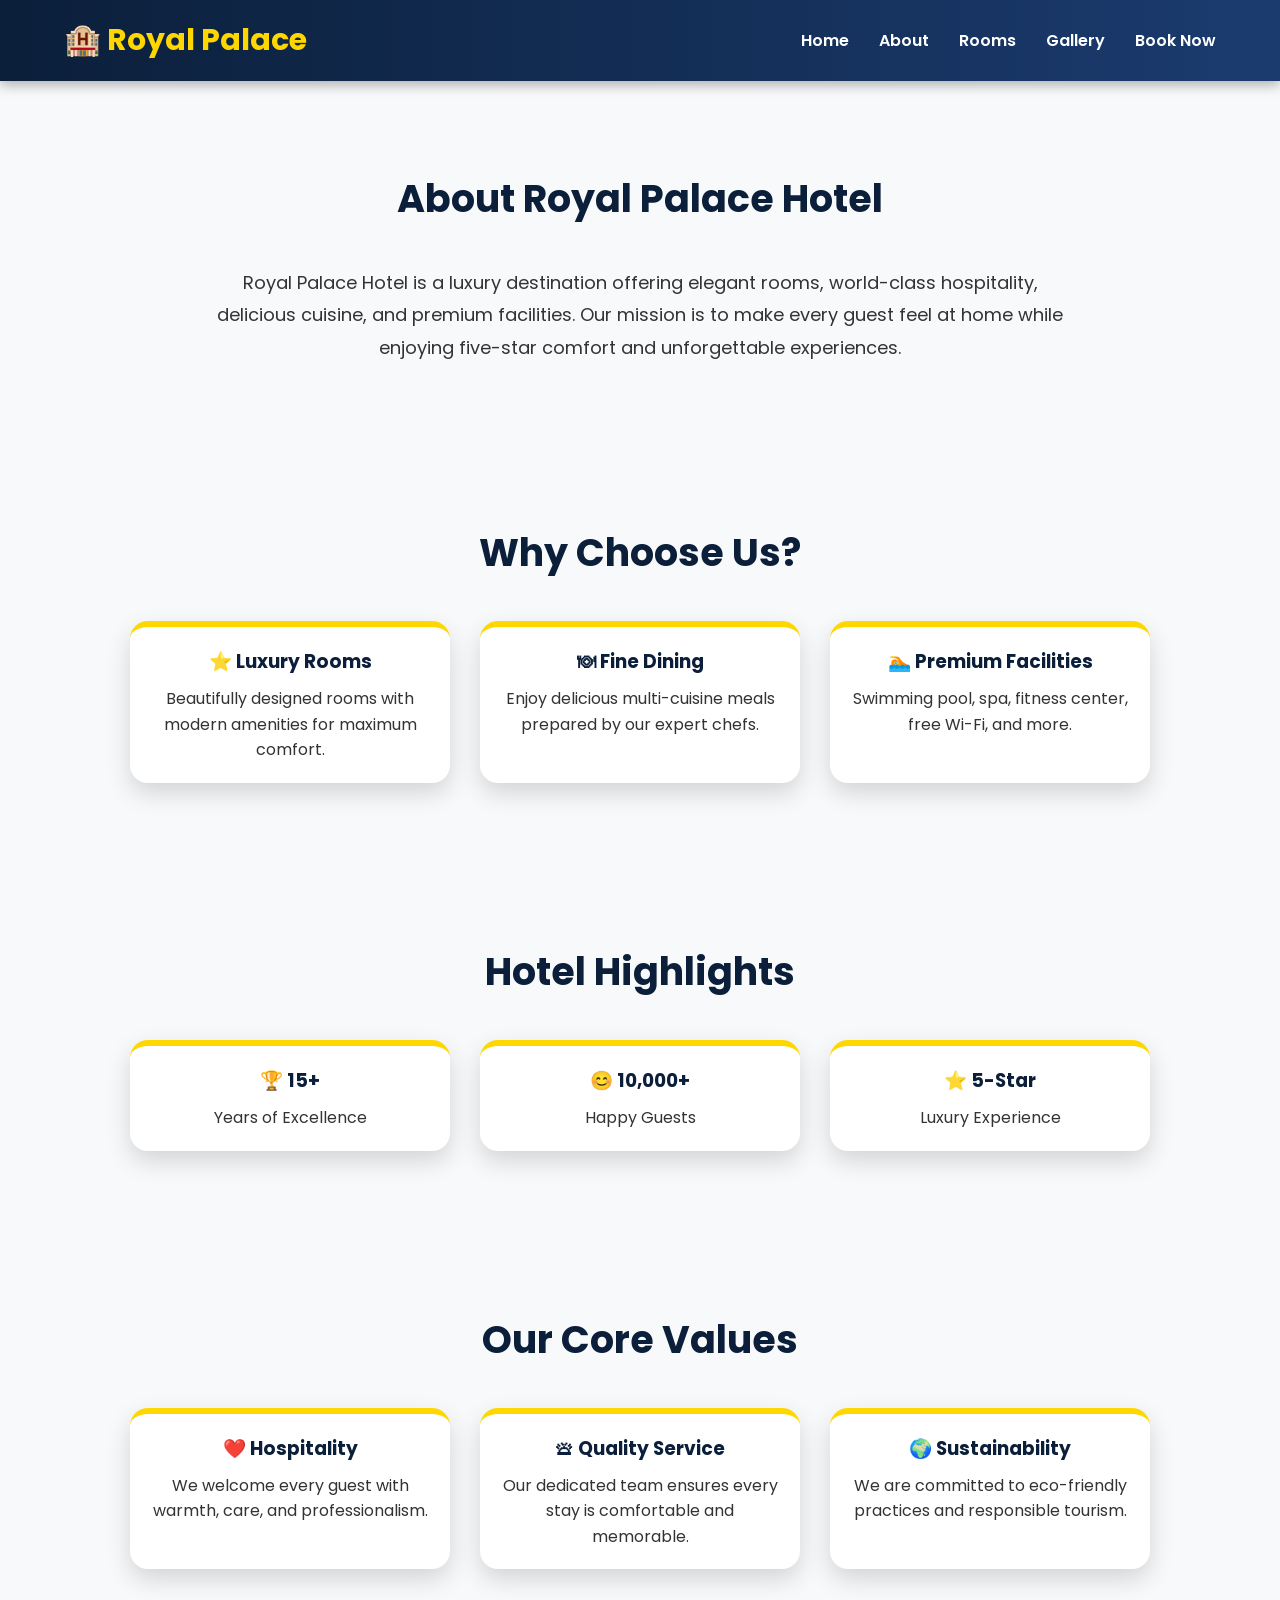
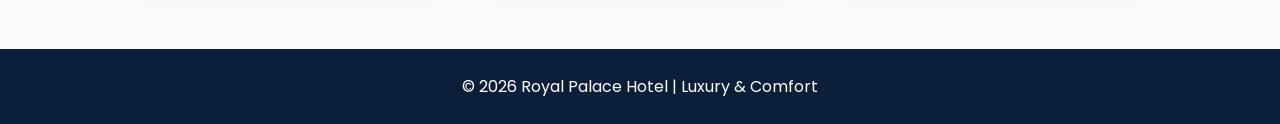
<file: about.html>
<!DOCTYPE html>
<html lang="en">

<head>

<meta charset="UTF-8">
<meta name="viewport" content="width=device-width, initial-scale=1.0">

<title>About | Royal Palace Hotel</title>

<meta name="description" content="Learn more about Royal Palace Hotel.">
<meta name="keywords" content="Luxury Hotel, About Hotel">

<link rel="stylesheet" href="style.css">

</head>

<body>

<header>

<nav>

<div class="logo">🏨 Royal Palace</div>

<ul>
<li><a href="index.html">Home</a></li>
<li><a href="about.html">About</a></li>
<li><a href="rooms.html">Rooms</a></li>
<li><a href="gallery.html">Gallery</a></li>
<li><a href="contact.html">Book Now</a></li>
</ul>

</nav>

</header>

<section style="margin-top:90px;">

<h2>About Royal Palace Hotel</h2>

<p style="text-align:center;max-width:850px;margin:auto;font-size:18px;line-height:1.8;">
Royal Palace Hotel is a luxury destination offering elegant rooms,
world-class hospitality, delicious cuisine, and premium facilities.
Our mission is to make every guest feel at home while enjoying
five-star comfort and unforgettable experiences.
</p>

</section>

<section>

<h2>Why Choose Us?</h2>

<div class="cards">

<div class="card">

<h3>⭐ Luxury Rooms</h3>

<p>
Beautifully designed rooms with modern amenities for maximum comfort.
</p>

</div>

<div class="card">

<h3>🍽 Fine Dining</h3>

<p>
Enjoy delicious multi-cuisine meals prepared by our expert chefs.
</p>

</div>

<div class="card">

<h3>🏊 Premium Facilities</h3>

<p>
Swimming pool, spa, fitness center, free Wi-Fi, and more.
</p>

</div>

</div>

</section>

<section>

<h2>Hotel Highlights</h2>

<div class="cards">

<div class="card">
<h3>🏆 15+</h3>
<p>Years of Excellence</p>
</div>

<div class="card">
<h3>😊 10,000+</h3>
<p>Happy Guests</p>
</div>

<div class="card">
<h3>⭐ 5-Star</h3>
<p>Luxury Experience</p>
</div>

</div>

</section>

<section>

<h2>Our Core Values</h2>

<div class="cards">

<div class="card">

<h3>❤️ Hospitality</h3>

<p>
We welcome every guest with warmth, care, and professionalism.
</p>

</div>

<div class="card">

<h3>🛎 Quality Service</h3>

<p>
Our dedicated team ensures every stay is comfortable and memorable.
</p>

</div>

<div class="card">

<h3>🌍 Sustainability</h3>

<p>
We are committed to eco-friendly practices and responsible tourism.
</p>

</div>

</div>

</section>

<footer>

<p>

© 2026 Royal Palace Hotel | Luxury & Comfort

</p>

</footer>
<!--Start of Tawk.to Script-->
<script type="text/javascript">
var Tawk_API=Tawk_API||{}, Tawk_LoadStart=new Date();
(function(){
var s1=document.createElement("script"),s0=document.getElementsByTagName("script")[0];
s1.async=true;
s1.src='https://embed.tawk.to/6a46819ab271bd1d477ea148/1jshmkha0';
s1.charset='UTF-8';
s1.setAttribute('crossorigin','*');
s0.parentNode.insertBefore(s1,s0);
})();
</script>
<!--End of Tawk.to Script-->
</body>

</html>
</file>
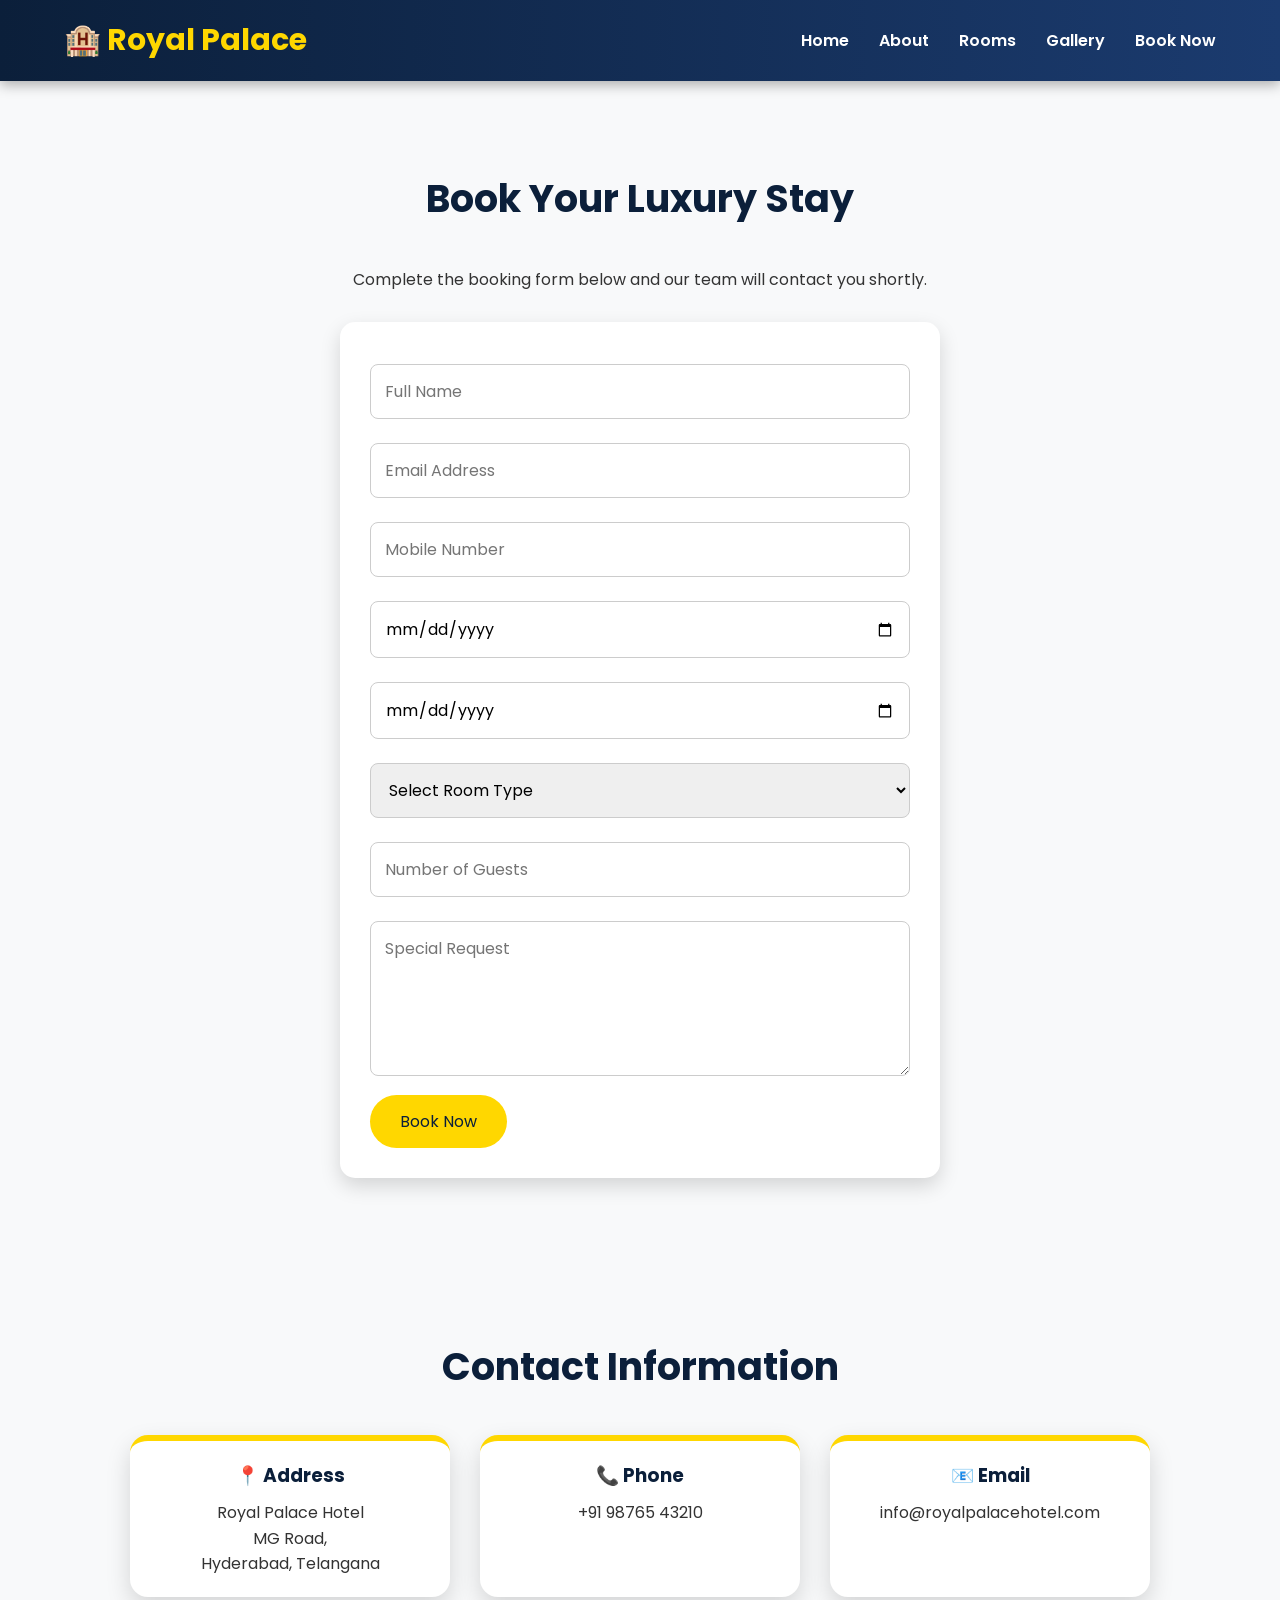
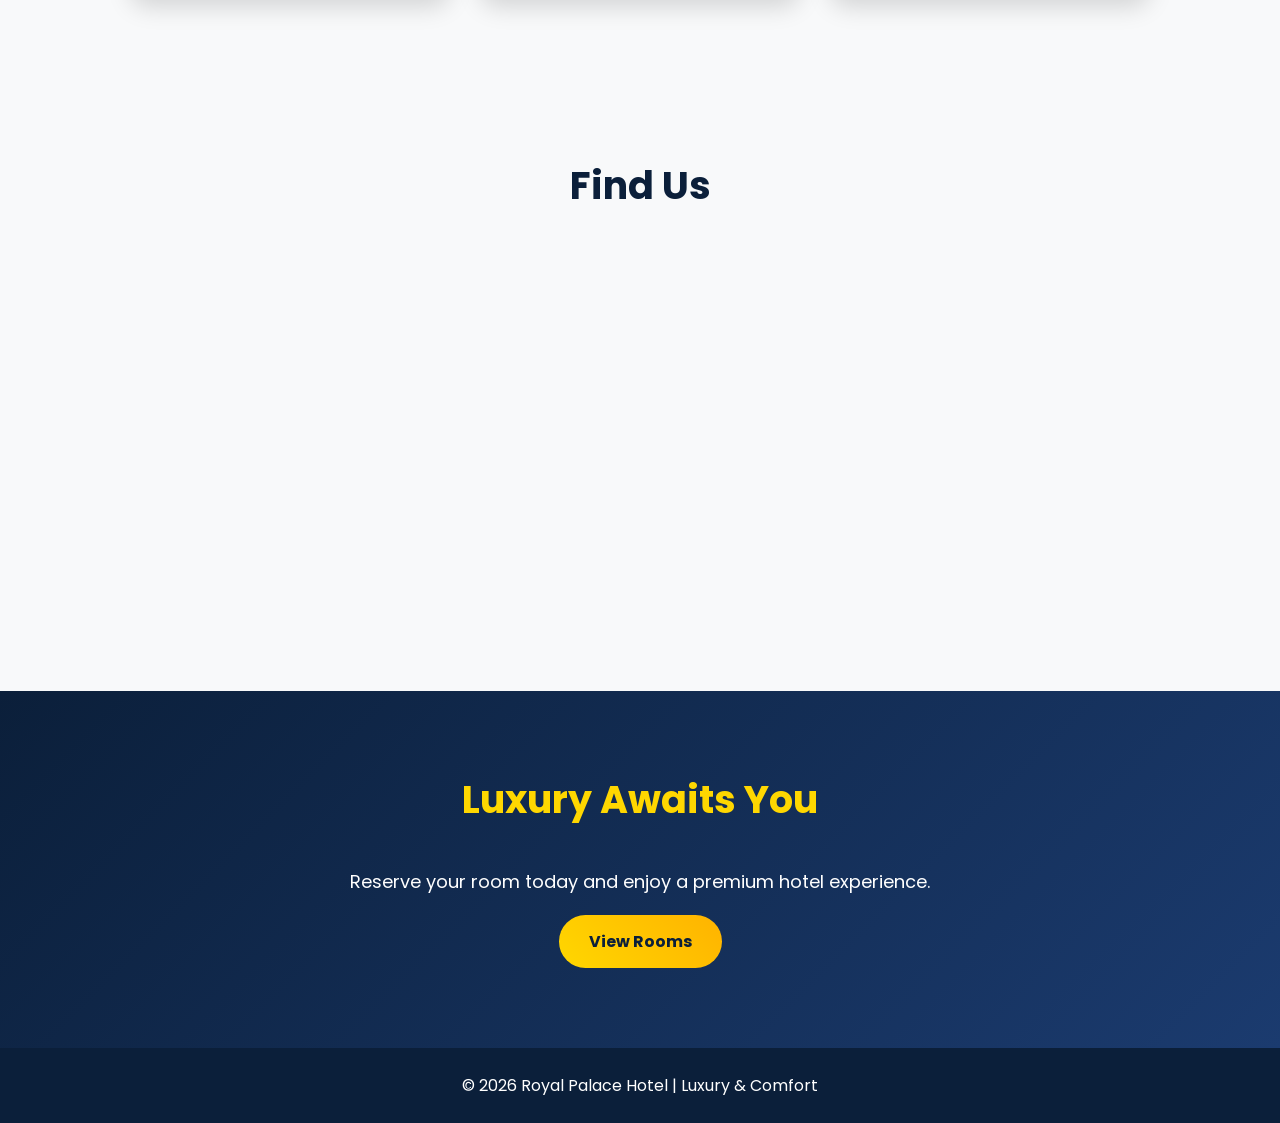
<file: contact.html>
<!DOCTYPE html>
<html lang="en">

<head>

<meta charset="UTF-8">
<meta name="viewport" content="width=device-width, initial-scale=1.0">

<title>Book Your Stay | Royal Palace Hotel</title>

<meta name="description" content="Book your luxury stay at Royal Palace Hotel.">
<meta name="keywords" content="Hotel Booking, Luxury Hotel, Contact">

<link rel="stylesheet" href="style.css">

</head>

<body>

<header>

<nav>

<div class="logo">🏨 Royal Palace</div>

<ul>
<li><a href="index.html">Home</a></li>
<li><a href="about.html">About</a></li>
<li><a href="rooms.html">Rooms</a></li>
<li><a href="gallery.html">Gallery</a></li>
<li><a href="contact.html">Book Now</a></li>
</ul>

</nav>

</header>

<section style="margin-top:90px;">

<h2>Book Your Luxury Stay</h2>

<p style="text-align:center;margin-bottom:30px;">
Complete the booking form below and our team will contact you shortly.
</p>

<form onsubmit="return validateForm()">

<input
type="text"
id="name"
placeholder="Full Name">

<input
type="email"
id="email"
placeholder="Email Address">

<input
type="text"
id="phone"
placeholder="Mobile Number">

<input
type="date">

<input
type="date">

<select>

<option>Select Room Type</option>

<option>Deluxe Room</option>

<option>Executive Suite</option>

<option>Presidential Suite</option>

</select>

<input
type="number"
placeholder="Number of Guests">

<textarea
rows="5"
placeholder="Special Request"></textarea>

<button type="submit">
Book Now
</button>

</form>

</section>

<section>

<h2>Contact Information</h2>

<div class="cards">

<div class="card">

<h3>📍 Address</h3>

<p>

Royal Palace Hotel<br>

MG Road,<br>

Hyderabad, Telangana

</p>

</div>

<div class="card">

<h3>📞 Phone</h3>

<p>

+91 98765 43210

</p>

</div>

<div class="card">

<h3>📧 Email</h3>

<p>

info@royalpalacehotel.com

</p>

</div>

</div>

</section>

<section>

<h2>Find Us</h2>

<iframe

src="https://www.google.com/maps?q=Hyderabad&output=embed"

width="100%"

height="350"

style="border:0;border-radius:15px;"

loading="lazy">

</iframe>

</section>

<section class="cta">

<h2>Luxury Awaits You</h2>

<p>

Reserve your room today and enjoy a premium hotel experience.

</p>

<a href="rooms.html" class="btn">View Rooms</a>

</section>

<footer>

<p>

© 2026 Royal Palace Hotel | Luxury & Comfort

</p>

</footer>

<script src="script.js"></script>
<!--Start of Tawk.to Script-->
<script type="text/javascript">
var Tawk_API=Tawk_API||{}, Tawk_LoadStart=new Date();
(function(){
var s1=document.createElement("script"),s0=document.getElementsByTagName("script")[0];
s1.async=true;
s1.src='https://embed.tawk.to/6a46819ab271bd1d477ea148/1jshmkha0';
s1.charset='UTF-8';
s1.setAttribute('crossorigin','*');
s0.parentNode.insertBefore(s1,s0);
})();
</script>
<!--End of Tawk.to Script-->
</body>

</html>
</file>
<file: style.css>
@import url('https://fonts.googleapis.com/css2?family=Poppins:wght@300;400;500;600;700&display=swap');

*{
    margin:0;
    padding:0;
    box-sizing:border-box;
    font-family:'Poppins',sans-serif;
    scroll-behavior:smooth;
}

body{
    background:#f8f9fa;
    color:#333;
}

/* Header */

header{
    position:fixed;
    top:0;
    left:0;
    width:100%;
    background:linear-gradient(90deg,#0b1f3a,#1b3b6f);
    box-shadow:0 4px 12px rgba(0,0,0,0.3);
    z-index:1000;
}

nav{
    width:90%;
    margin:auto;
    display:flex;
    justify-content:space-between;
    align-items:center;
    padding:18px 0;
}

.logo{
    color:#FFD700;
    font-size:30px;
    font-weight:bold;
}

nav ul{
    list-style:none;
    display:flex;
}

nav ul li{
    margin-left:30px;
}

nav ul li a{
    text-decoration:none;
    color:white;
    font-weight:600;
    transition:.3s;
}

nav ul li a:hover{
    color:#FFD700;
}

/* Hero */

.hero{
    height:100vh;
    background:
    linear-gradient(rgba(0,0,0,.55),rgba(0,0,0,.55)),
    url("https://images.unsplash.com/photo-1566073771259-6a8506099945?w=1600");

    background-size:cover;
    background-position:center;

    display:flex;
    justify-content:center;
    align-items:center;
    flex-direction:column;

    text-align:center;
    color:white;
    padding:20px;
}

.hero h1{
    font-size:70px;
    margin-bottom:20px;
    text-shadow:3px 3px 10px black;
}

.hero p{
    font-size:22px;
    max-width:700px;
    margin-bottom:30px;
}

/* Buttons */

.btn,
.btn-small{

display:inline-block;

background:linear-gradient(45deg,#FFD700,#FFB300);

color:#0b1f3a;

padding:14px 30px;

text-decoration:none;

border-radius:40px;

font-weight:bold;

transition:.4s;
}

.btn-small{
    padding:10px 22px;
}

.btn:hover,
.btn-small:hover{

transform:scale(1.08);

background:linear-gradient(45deg,#FFB300,#FFD700);

}

/* Sections */

section{
    padding:80px 8%;
}

section h2{
    text-align:center;
    font-size:38px;
    color:#0b1f3a;
    margin-bottom:40px;
}

/* Cards */

.cards{
    display:flex;
    justify-content:center;
    gap:30px;
    flex-wrap:wrap;
}

.card{
    background:white;
    width:320px;
    border-radius:18px;
    overflow:hidden;
    box-shadow:0 10px 25px rgba(0,0,0,.15);
    transition:.4s;
    text-align:center;
    border-top:6px solid gold;
}

.card:hover{
    transform:translateY(-10px);
}

.card img{
    width:100%;
    height:220px;
    object-fit:cover;
}

.card h3{
    margin:20px 0 10px;
    color:#0b1f3a;
}

.card p{
    padding:0 20px 20px;
    line-height:1.6;
}

/* Features */

.features{
    background:#eef4ff;
}

/* CTA */

.cta{
    background:linear-gradient(135deg,#0b1f3a,#1b3b6f);
    color:white;
    text-align:center;
}

.cta h2{
    color:#FFD700;
}

.cta p{
    margin:20px 0;
    font-size:18px;
}

/* Form */

form{
    max-width:600px;
    margin:auto;
    background:white;
    padding:30px;
    border-radius:15px;
    box-shadow:0 8px 20px rgba(0,0,0,.15);
}

input,
textarea,
select{

width:100%;

padding:14px;

margin:12px 0;

border:1px solid #ccc;

border-radius:8px;

font-size:16px;
}

button{
    background:#FFD700;
    color:#0b1f3a;
    border:none;
    padding:14px 30px;
    border-radius:30px;
    font-size:16px;
    cursor:pointer;
    transition:.3s;
}

button:hover{
    transform:scale(1.05);
}

/* Footer */

footer{
    background:#0b1f3a;
    color:white;
    text-align:center;
    padding:25px;
}

/* Animation */

.hero h1{
    animation:slideDown 1.2s;
}

.card{
    animation:fadeUp 1s;
}

@keyframes slideDown{

from{
opacity:0;
transform:translateY(-50px);
}

to{
opacity:1;
transform:translateY(0);
}

}

@keyframes fadeUp{

from{
opacity:0;
transform:translateY(40px);
}

to{
opacity:1;
transform:translateY(0);
}

}

/* Responsive */

@media(max-width:768px){

nav{
    flex-direction:column;
}

nav ul{
    flex-direction:column;
    text-align:center;
    margin-top:15px;
}

nav ul li{
    margin:10px 0;
}

.hero h1{
    font-size:42px;
}

.hero p{
    font-size:18px;
}

.card{
    width:100%;
}

section{
    padding:60px 20px;
}

}
</file>
